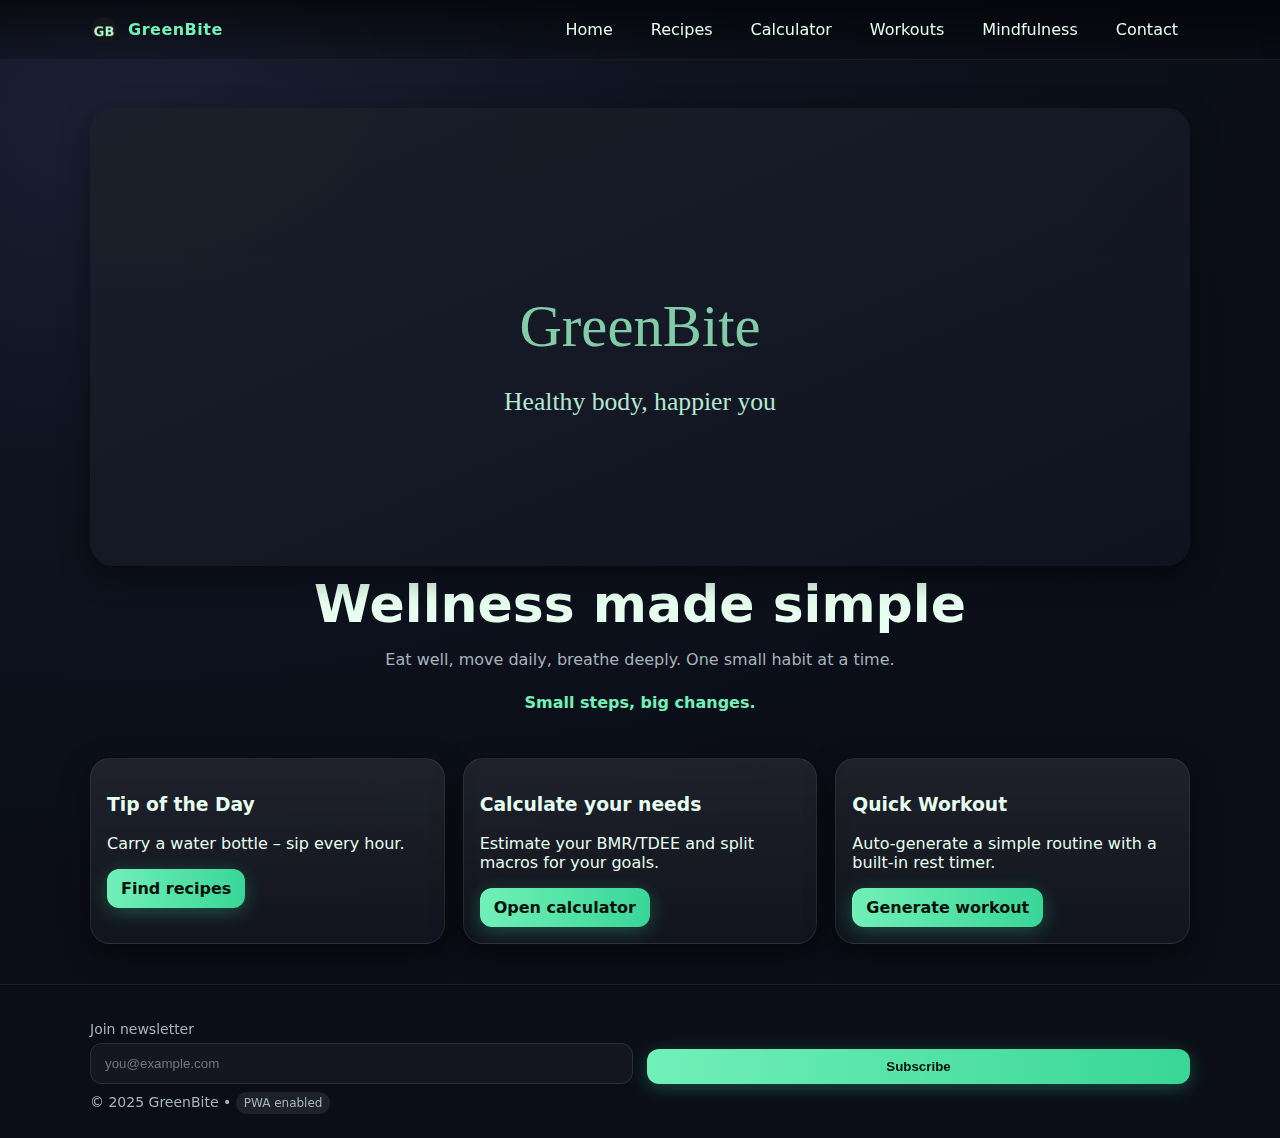
<file: index.html>
<!DOCTYPE html>
<html lang="en">
<head>
<meta charset="utf-8">
<meta name="viewport" content="width=device-width, initial-scale=1">
<title>Home • GreenBite</title>
<meta name="description" content="GreenBite — wellness through meals, movement, and mindfulness.">
<link rel="icon" type="image/png" href="assets/favicon.png">
<link rel="manifest" href="manifest.json">
<meta name="theme-color" content="#0f1320">
<link rel="stylesheet" href="css/style.css">
</head>
<body>
<nav class="nav">
  <div class="container nav-inner">
    <a class="brand" href="index.html"><img alt="logo" src="assets/favicon.png"><span>GreenBite</span></a>
    <div class="nav-links" id="navLinks">
      <a href="index.html">Home</a>
      <a href="recipes.html">Recipes</a>
      <a href="calculator.html">Calculator</a>
      <a href="workouts.html">Workouts</a>
      <a href="mindfulness.html">Mindfulness</a>
      <a href="contact.html">Contact</a>
    </div>
    <button class="hamburger" id="hamburger" aria-label="Menu">☰</button>
  </div>
</nav>
<main class="container">

<section class="hero">
  <div class="panel">
    <img src="assets/hero.svg" alt="GreenBite banner">
  </div>
  <h1>Wellness made simple</h1>
  <p>Eat well, move daily, breathe deeply. One small habit at a time.</p>
  <div class="ticker" id="quoteTicker">Loading quote…</div>
</section>

<section style="margin:28px 0">
  <div class="grid">
    <div class="card reveal">
      <h3>Tip of the Day</h3>
      <p id="dailyTip">Tip loading…</p>
      <a class="btn" href="recipes.html">Find recipes</a>
    </div>
    <div class="card reveal">
      <h3>Calculate your needs</h3>
      <p>Estimate your BMR/TDEE and split macros for your goals.</p>
      <a class="btn" href="calculator.html">Open calculator</a>
    </div>
    <div class="card reveal">
      <h3>Quick Workout</h3>
      <p>Auto-generate a simple routine with a built-in rest timer.</p>
      <a class="btn" href="workouts.html">Generate workout</a>
    </div>
  </div>
</section>

</main>
<footer class="footer">
  <div class="container">
    <form id="newsletterForm" class="form-row" style="align-items:end">
      <div>
        <label for="newsletterEmail">Join newsletter</label>
        <input id="newsletterEmail" type="email" placeholder="you@example.com" required>
      </div>
      <button class="btn" type="submit">Subscribe</button>
    </form>
    <p style="margin:10px 0 0">© 2025 GreenBite • <span class="badge">PWA enabled</span></p>
  </div>
</footer>
<script src="js/script.js"></script>
</body>
</html>
</file>
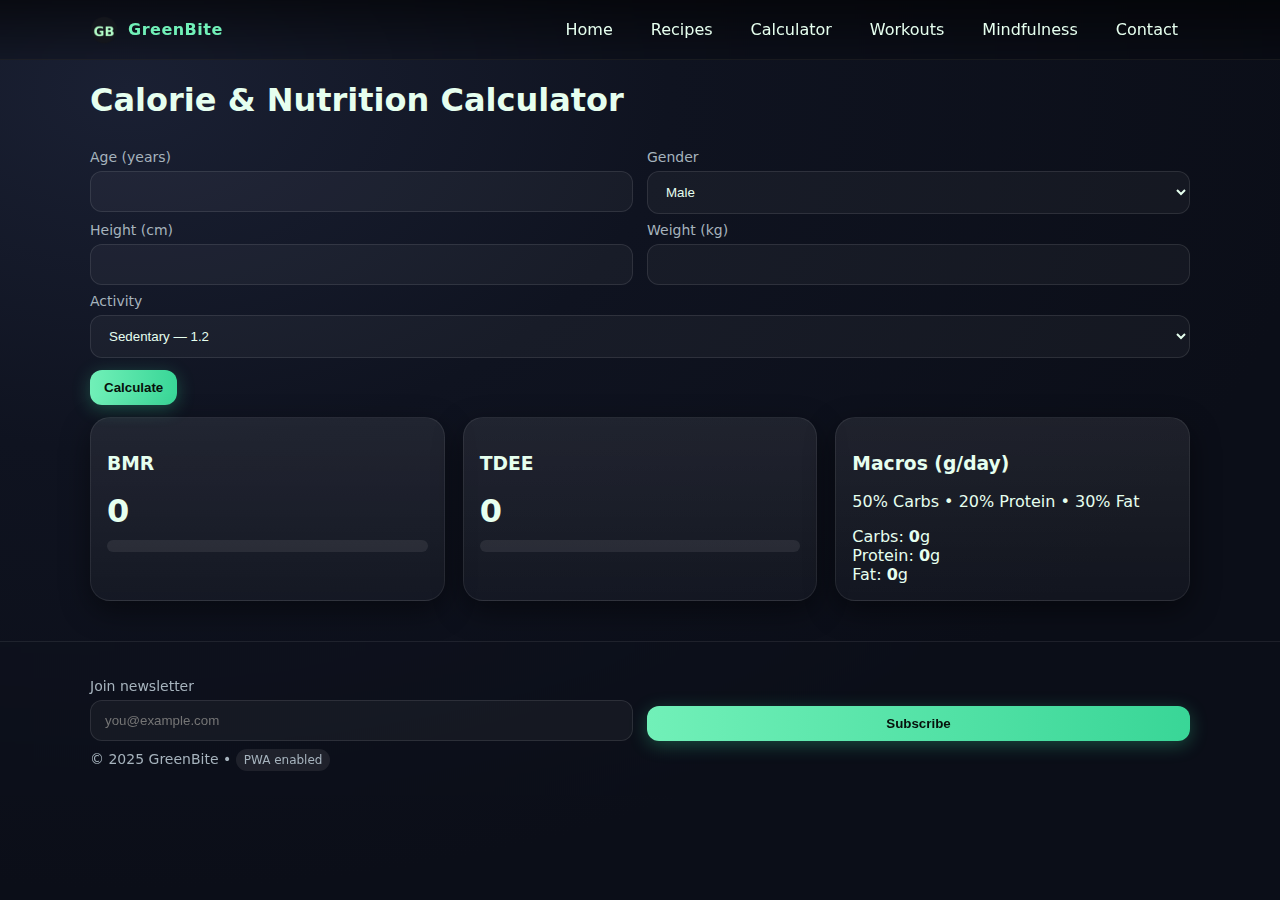
<file: calculator.html>
<!DOCTYPE html>
<html lang="en">
<head>
<meta charset="utf-8">
<meta name="viewport" content="width=device-width, initial-scale=1">
<title>Calorie & Nutrition Calculator • GreenBite</title>
<meta name="description" content="GreenBite — wellness through meals, movement, and mindfulness.">
<link rel="icon" type="image/png" href="assets/favicon.png">
<link rel="manifest" href="manifest.json">
<meta name="theme-color" content="#0f1320">
<link rel="stylesheet" href="css/style.css">
</head>
<body>
<nav class="nav">
  <div class="container nav-inner">
    <a class="brand" href="index.html"><img alt="logo" src="assets/favicon.png"><span>GreenBite</span></a>
    <div class="nav-links" id="navLinks">
      <a href="index.html">Home</a>
      <a href="recipes.html">Recipes</a>
      <a href="calculator.html">Calculator</a>
      <a href="workouts.html">Workouts</a>
      <a href="mindfulness.html">Mindfulness</a>
      <a href="contact.html">Contact</a>
    </div>
    <button class="hamburger" id="hamburger" aria-label="Menu">☰</button>
  </div>
</nav>
<main class="container">

<h1>Calorie & Nutrition Calculator</h1>
<form id="calcForm" style="margin:12px 0">
  <div class="form-row">
    <div><label>Age (years)</label><input id="age" type="number" min="10" max="120" required></div>
    <div><label>Gender</label>
      <select id="gender" required>
        <option>Male</option><option>Female</option>
      </select>
    </div>
  </div>
  <div class="form-row">
    <div><label>Height (cm)</label><input id="height" type="number" min="100" max="250" required></div>
    <div><label>Weight (kg)</label><input id="weight" type="number" min="30" max="250" required></div>
  </div>
  <div>
    <label>Activity</label>
    <select id="activity">
      <option value="1.2">Sedentary — 1.2</option>
      <option value="1.375">Lightly active — 1.375</option>
      <option value="1.55">Moderately active — 1.55</option>
      <option value="1.725">Very active — 1.725</option>
      <option value="1.9">Super active — 1.9</option>
    </select>
  </div>
  <button class="btn" type="submit" style="margin-top:12px">Calculate</button>
</form>

<div class="grid">
  <div class="card">
    <h3>BMR</h3>
    <div class="counter" id="bmrCounter">0</div>
    <div class="progress" style="margin-top:10px"><span id="bmrBar"></span></div>
  </div>
  <div class="card">
    <h3>TDEE</h3>
    <div class="counter" id="tdeeCounter">0</div>
    <div class="progress" style="margin-top:10px"><span id="tdeeBar"></span></div>
  </div>
  <div class="card">
    <h3>Macros (g/day)</h3>
    <p>50% Carbs • 20% Protein • 30% Fat</p>
    <div>Carbs: <strong id="carbG">0</strong>g</div>
    <div>Protein: <strong id="proteinG">0</strong>g</div>
    <div>Fat: <strong id="fatG">0</strong>g</div>
  </div>
</div>
<script src="js/calculator.js"></script>

</main>
<footer class="footer">
  <div class="container">
    <form id="newsletterForm" class="form-row" style="align-items:end">
      <div>
        <label for="newsletterEmail">Join newsletter</label>
        <input id="newsletterEmail" type="email" placeholder="you@example.com" required>
      </div>
      <button class="btn" type="submit">Subscribe</button>
    </form>
    <p style="margin:10px 0 0">© 2025 GreenBite • <span class="badge">PWA enabled</span></p>
  </div>
</footer>
<script src="js/script.js"></script>
</body>
</html>
</file>
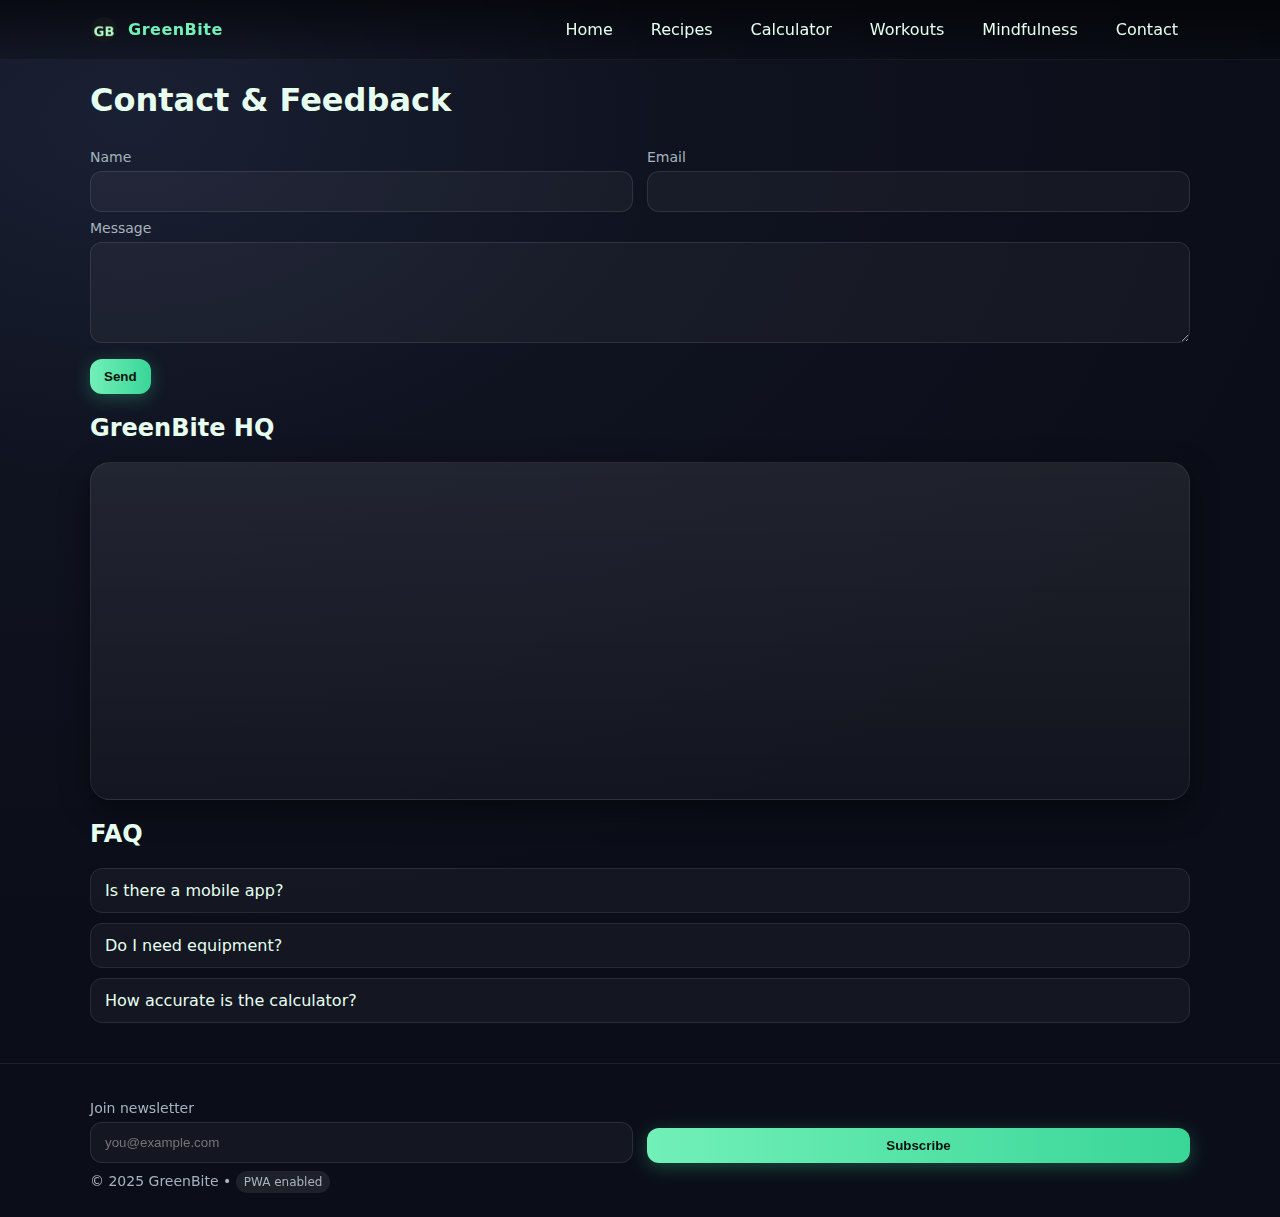
<file: contact.html>
<!DOCTYPE html>
<html lang="en">
<head>
<meta charset="utf-8">
<meta name="viewport" content="width=device-width, initial-scale=1">
<title>Contact & Feedback • GreenBite</title>
<meta name="description" content="GreenBite — wellness through meals, movement, and mindfulness.">
<link rel="icon" type="image/png" href="assets/favicon.png">
<link rel="manifest" href="manifest.json">
<meta name="theme-color" content="#0f1320">
<link rel="stylesheet" href="css/style.css">
</head>
<body>
<nav class="nav">
  <div class="container nav-inner">
    <a class="brand" href="index.html"><img alt="logo" src="assets/favicon.png"><span>GreenBite</span></a>
    <div class="nav-links" id="navLinks">
      <a href="index.html">Home</a>
      <a href="recipes.html">Recipes</a>
      <a href="calculator.html">Calculator</a>
      <a href="workouts.html">Workouts</a>
      <a href="mindfulness.html">Mindfulness</a>
      <a href="contact.html">Contact</a>
    </div>
    <button class="hamburger" id="hamburger" aria-label="Menu">☰</button>
  </div>
</nav>
<main class="container">

<h1>Contact & Feedback</h1>
<form id="contactForm">
  <div class="form-row">
    <div><label>Name</label><input id="cName" required></div>
    <div><label>Email</label><input id="cEmail" type="email" required></div>
  </div>
  <div><label>Message</label><textarea id="cMessage" rows="5" required></textarea></div>
  <button class="btn" type="submit" style="margin-top:12px">Send</button>
  <p id="contactStatus" class="notice" style="display:none;margin-top:10px"></p>
</form>

<h2 style="margin-top:20px">GreenBite HQ</h2>
<div class="card">
  <iframe title="Map" style="width:100%;height:300px;border:0;border-radius:12px"
    loading="lazy"
    referrerpolicy="no-referrer-when-downgrade"
    src="https://maps.google.com/maps?q=London&t=&z=12&ie=UTF8&iwloc=&output=embed"></iframe>
</div>

<h2 style="margin-top:20px">FAQ</h2>
<div id="faq"></div>

<script src="js/contact.js"></script>

</main>
<footer class="footer">
  <div class="container">
    <form id="newsletterForm" class="form-row" style="align-items:end">
      <div>
        <label for="newsletterEmail">Join newsletter</label>
        <input id="newsletterEmail" type="email" placeholder="you@example.com" required>
      </div>
      <button class="btn" type="submit">Subscribe</button>
    </form>
    <p style="margin:10px 0 0">© 2025 GreenBite • <span class="badge">PWA enabled</span></p>
  </div>
</footer>
<script src="js/script.js"></script>
</body>
</html>
</file>
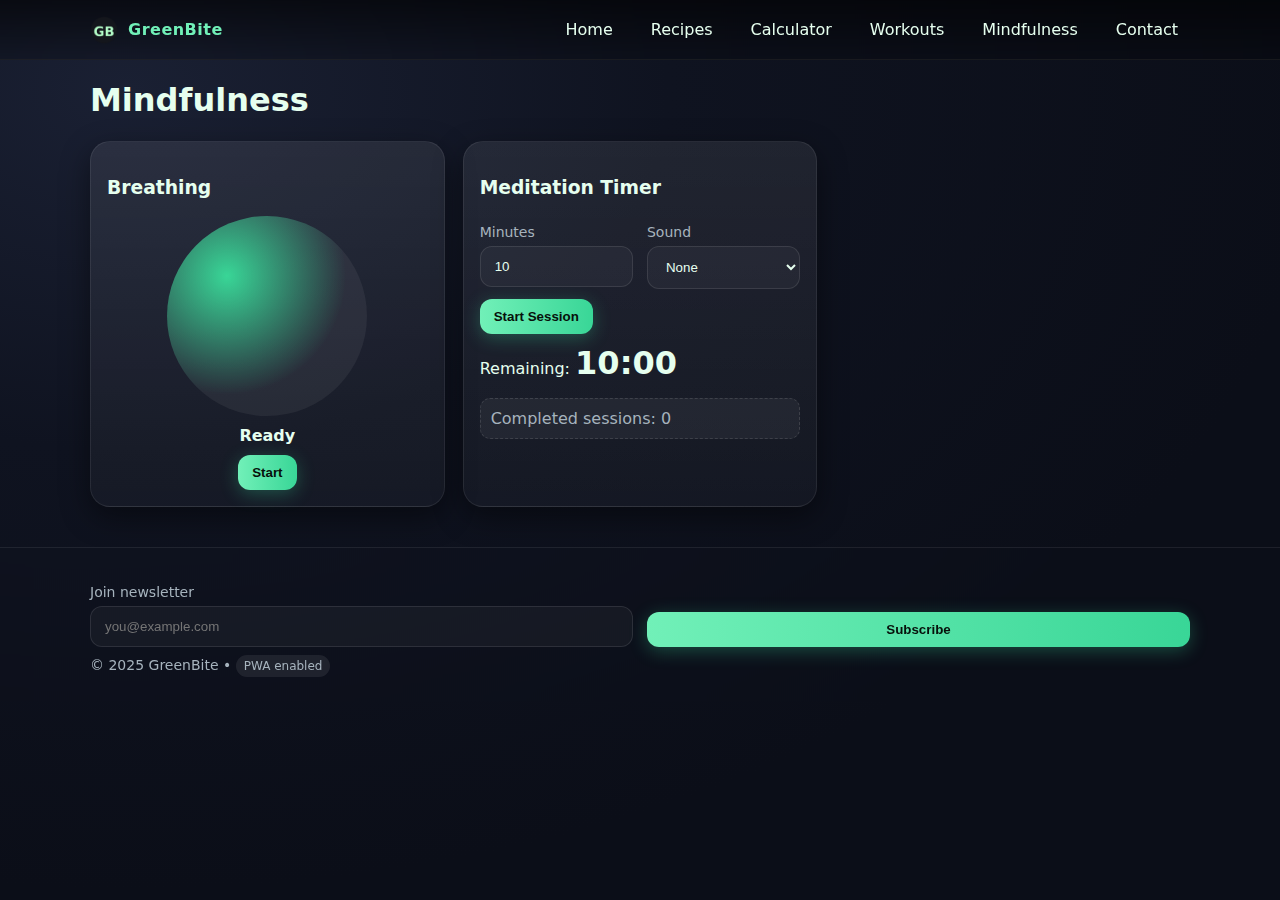
<file: mindfulness.html>
<!DOCTYPE html>
<html lang="en">
<head>
<meta charset="utf-8">
<meta name="viewport" content="width=device-width, initial-scale=1">
<title>Mindfulness • GreenBite</title>
<meta name="description" content="GreenBite — wellness through meals, movement, and mindfulness.">
<link rel="icon" type="image/png" href="assets/favicon.png">
<link rel="manifest" href="manifest.json">
<meta name="theme-color" content="#0f1320">
<link rel="stylesheet" href="css/style.css">
</head>
<body>
<nav class="nav">
  <div class="container nav-inner">
    <a class="brand" href="index.html"><img alt="logo" src="assets/favicon.png"><span>GreenBite</span></a>
    <div class="nav-links" id="navLinks">
      <a href="index.html">Home</a>
      <a href="recipes.html">Recipes</a>
      <a href="calculator.html">Calculator</a>
      <a href="workouts.html">Workouts</a>
      <a href="mindfulness.html">Mindfulness</a>
      <a href="contact.html">Contact</a>
    </div>
    <button class="hamburger" id="hamburger" aria-label="Menu">☰</button>
  </div>
</nav>
<main class="container">

<h1>Mindfulness</h1>
<div class="grid">
  <div class="card">
    <h3>Breathing</h3>
    <div id="breathCircle" style="width:200px;height:200px;border-radius:50%;margin:10px auto;background:radial-gradient(circle at 30% 30%, var(--accent-2), transparent 60%), rgba(255,255,255,.06); filter: blur(0);"></div>
    <div id="breathCue" style="text-align:center;font-weight:700">Ready</div>
    <button class="btn" id="startBreath" style="display:block;margin:10px auto 0">Start</button>
  </div>

  <div class="card">
    <h3>Meditation Timer</h3>
    <div class="form-row">
      <div><label>Minutes</label><input id="medMinutes" type="number" value="10" min="1"></div>
      <div><label>Sound</label>
        <select id="ambientSound">
          <option value="none">None</option>
          <option value="chimes">Chimes</option>
          <option value="rain">Rain</option>
        </select>
      </div>
    </div>
    <button class="btn" id="startMeditation" style="margin-top:10px">Start Session</button>
    <div style="margin-top:10px">Remaining: <span id="medReadout" class="counter">10:00</span></div>
    <p id="sessionCount" class="notice">Completed sessions: 0</p>
  </div>
</div>
<script src="js/mindfulness.js"></script>

</main>
<footer class="footer">
  <div class="container">
    <form id="newsletterForm" class="form-row" style="align-items:end">
      <div>
        <label for="newsletterEmail">Join newsletter</label>
        <input id="newsletterEmail" type="email" placeholder="you@example.com" required>
      </div>
      <button class="btn" type="submit">Subscribe</button>
    </form>
    <p style="margin:10px 0 0">© 2025 GreenBite • <span class="badge">PWA enabled</span></p>
  </div>
</footer>
<script src="js/script.js"></script>
</body>
</html>
</file>
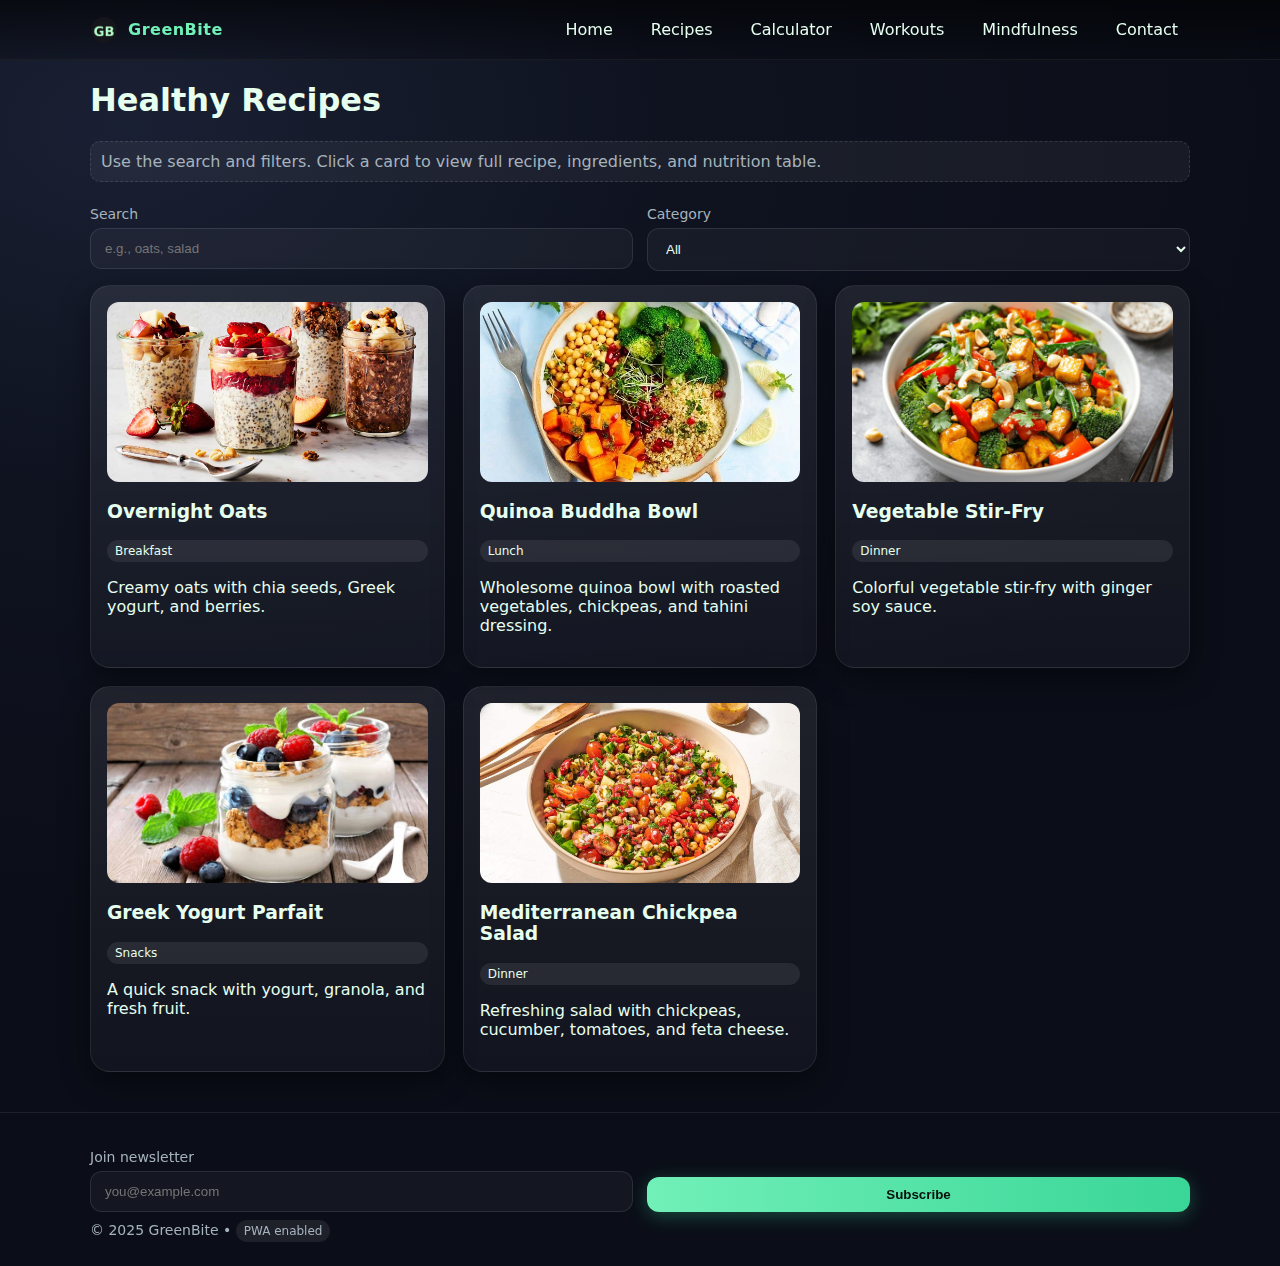
<file: recipes.html>
<!DOCTYPE html>
<html lang="en">
<head>
<meta charset="utf-8">
<meta name="viewport" content="width=device-width, initial-scale=1">
<title>Healthy Recipes • GreenBite</title>
<meta name="description" content="GreenBite — wellness through meals, movement, and mindfulness.">
<link rel="icon" type="image/png" href="assets/favicon.png">
<link rel="manifest" href="manifest.json">
<meta name="theme-color" content="#0f1320">
<link rel="stylesheet" href="css/style.css">
</head>
<body>
<nav class="nav">
  <div class="container nav-inner">
    <a class="brand" href="index.html"><img alt="logo" src="assets/favicon.png"><span>GreenBite</span></a>
    <div class="nav-links" id="navLinks">
      <a href="index.html">Home</a>
      <a href="recipes.html">Recipes</a>
      <a href="calculator.html">Calculator</a>
      <a href="workouts.html">Workouts</a>
      <a href="mindfulness.html">Mindfulness</a>
      <a href="contact.html">Contact</a>
    </div>
    <button class="hamburger" id="hamburger" aria-label="Menu">☰</button>
  </div>
</nav>
<main class="container">

<h1>Healthy Recipes</h1>
<p class="notice">Use the search and filters. Click a card to view full recipe, ingredients, and nutrition table.</p>

<div class="form-row" style="margin:14px 0">
  <div><label for="recipeSearch">Search</label><input id="recipeSearch" placeholder="e.g., oats, salad"></div>
  <div>
    <label for="recipeCategory">Category</label>
    <select id="recipeCategory">
      <option value="all">All</option>
      <option>Breakfast</option>
      <option>Lunch</option>
      <option>Dinner</option>
      <option>Snacks</option>
    </select>
  </div>
</div>

<div id="recipeGrid" class="grid" aria-live="polite"></div>

<div class="modal-backdrop" id="recipeModalBackdrop" aria-hidden="true">
  <div class="modal" role="dialog" aria-modal="true" aria-labelledby="recipeTitle">
    <button class="btn ghost" id="closeRecipeModal" style="float:right">Close</button>
    <h2 id="recipeTitle">Recipe</h2>
    <img id="recipeImg" alt="" style="border-radius:12px; margin:8px 0">
    <p id="recipeDesc"></p>
    <h3>Ingredients</h3>
    <ul id="recipeIngredients"></ul>
    <h3>Steps</h3>
    <ol id="recipeSteps"></ol>
    <h3>Nutrition</h3>
    <table class="table" id="recipeNutrition"></table>
  </div>
</div>
<script src="js/recipes.js?v=2" defer></script>

</main>
<footer class="footer">
  <div class="container">
    <form id="newsletterForm" class="form-row" style="align-items:end">
      <div>
        <label for="newsletterEmail">Join newsletter</label>
        <input id="newsletterEmail" type="email" placeholder="you@example.com" required>
      </div>
      <button class="btn" type="submit">Subscribe</button>
    </form>
    <p style="margin:10px 0 0">© 2025 GreenBite • <span class="badge">PWA enabled</span></p>
  </div>
</footer>
<script src="js/script.js" defer></script>
</body>
</html>
</file>
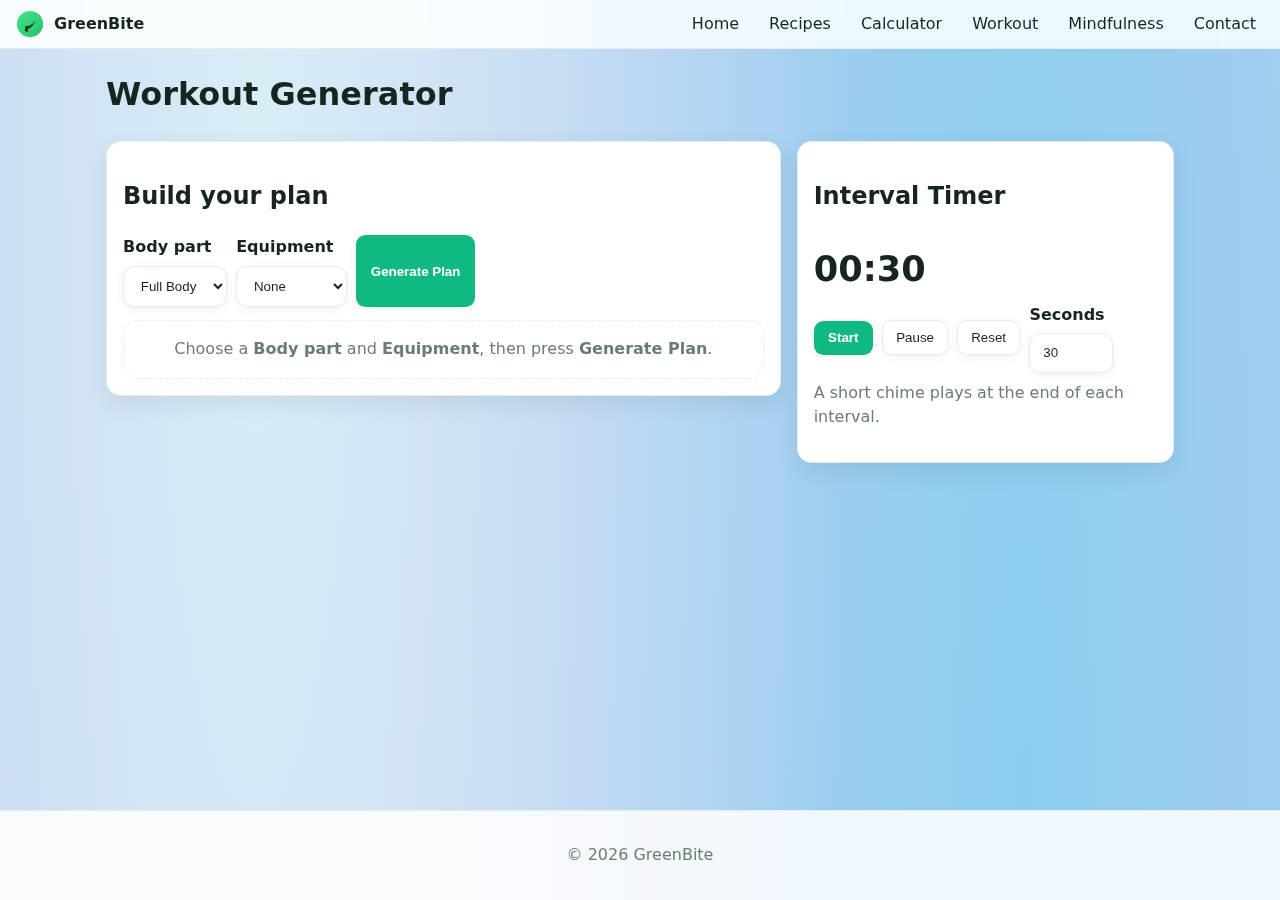
<file: workout.html>
<!doctype html>
<html lang="en">
<head>
  <meta charset="utf-8" />
  <meta name="viewport" content="width=device-width, initial-scale=1" />
  <title>GreenBite · Workout</title>
  <link rel="stylesheet" href="assets/css/style.css" />
  <link rel="manifest" href="manifest.webmanifest">
  <meta name="theme-color" content="#48e38b">
</head>
<body>
  <a class="skip-link" href="#main">Skip to main content</a>
  <header class="site-header">
  <nav class="nav" aria-label="Primary">
    <a class="brand" href="index.html">
      <img src="assets/img/logo.svg" alt="" />
      <span>GreenBite</span>
    </a>
    <button class="hamburger" aria-expanded="false" aria-controls="nav-menu" aria-label="Toggle menu">☰</button>
    <ul id="nav-menu" class="menu">
      <li><a href="index.html">Home</a></li>
      <li><a href="recipes.html">Recipes</a></li>
      <li><a href="calculator.html">Calculator</a></li>
      <li><a href="workout.html">Workout</a></li>
      <li><a href="mindfulness.html">Mindfulness</a></li>
      <li><a href="contact.html">Contact</a></li>
    </ul>
  </nav>
</header>
  <main id="main" class="container">
    <h1>Workout Generator</h1>

    <section class="workout-wrap mt-1">
      <div class="workout-main card">
        <h2>Build your plan</h2>
        <form id="workout-form" class="controls" novalidate>
          <label>Body part
            <select id="body"><option>Full Body</option><option>Arms</option><option>Legs</option><option>Core</option></select>
          </label>
          <label>Equipment
            <select id="equip"><option>None</option><option>Dumbbells</option><option>Band</option></select>
          </label>
          <button class="btn" type="submit">Generate Plan</button>
        </form>
        <div id="plan" class="mt-1" aria-live="polite"></div>
      </div>

      <aside class="workout-side card">
        <h2>Interval Timer</h2>
        <div id="countdown" class="countdown">00:30</div>
        <div class="timer-controls">
          <button id="start" class="btn" type="button">Start</button>
          <button id="pause" type="button">Pause</button>
          <button id="reset" type="button">Reset</button>
          <label>Seconds <input type="number" id="seconds" value="30" min="5" max="180" /></label>
        </div>
        <p class="note mt-05">A short chime plays at the end of each interval.</p>
      </aside>
    </section>
  </main>
  <footer class="site-footer"><p>© <span id="year"></span> GreenBite</p></footer>
  <audio id="chime" src="assets/audio/chime.mp3" preload="auto"></audio>
  <script src="assets/js/utils.js"></script>
  <script src="assets/js/workout.js"></script>
</body>
</html>
</file>
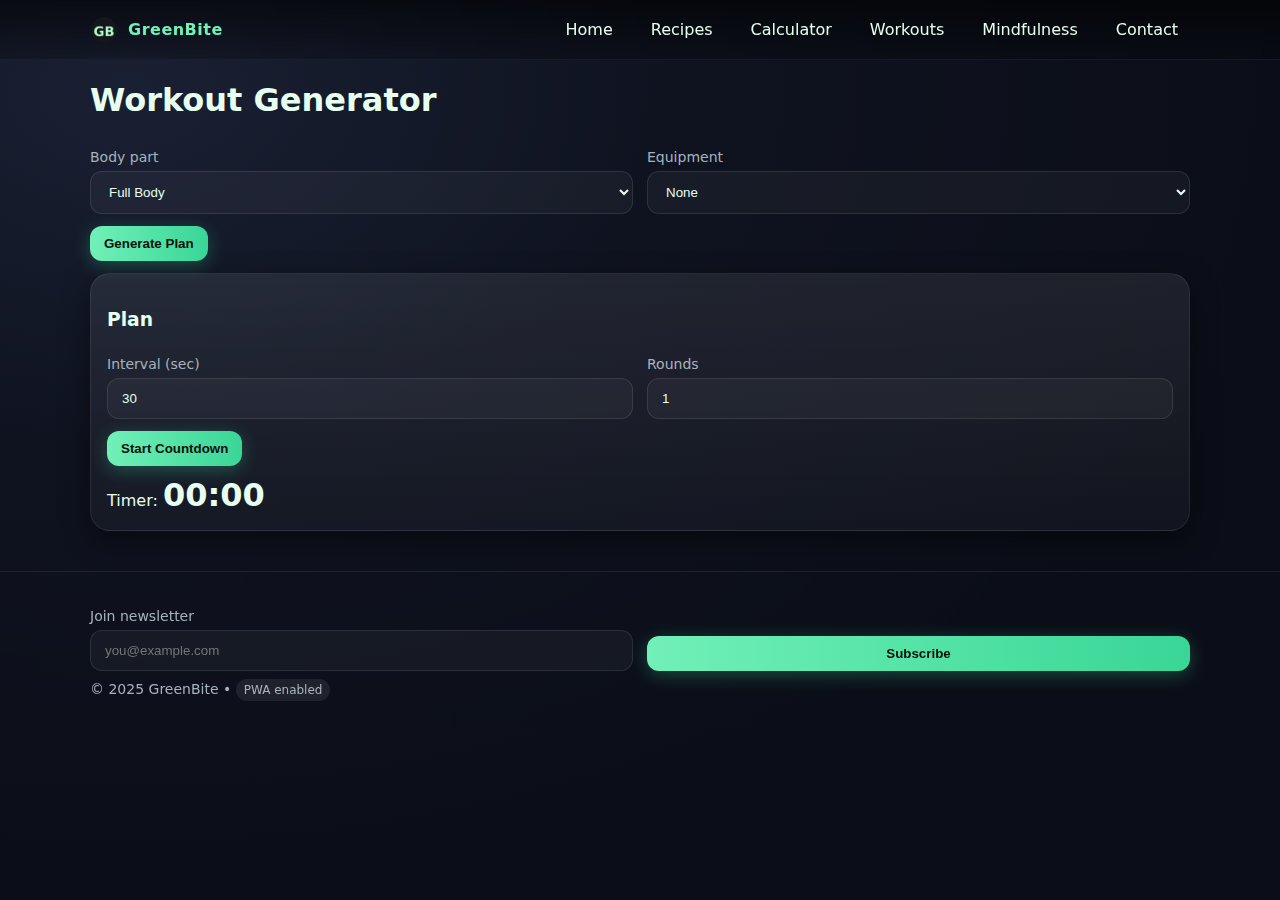
<file: workouts.html>
<!DOCTYPE html>
<html lang="en">
<head>
<meta charset="utf-8">
<meta name="viewport" content="width=device-width, initial-scale=1">
<title>Workout Generator • GreenBite</title>
<meta name="description" content="GreenBite — wellness through meals, movement, and mindfulness.">
<link rel="icon" type="image/png" href="assets/favicon.png">
<link rel="manifest" href="manifest.json">
<meta name="theme-color" content="#0f1320">
<link rel="stylesheet" href="css/style.css">
</head>
<body>
<nav class="nav">
  <div class="container nav-inner">
    <a class="brand" href="index.html"><img alt="logo" src="assets/favicon.png"><span>GreenBite</span></a>
    <div class="nav-links" id="navLinks">
      <a href="index.html">Home</a>
      <a href="recipes.html">Recipes</a>
      <a href="calculator.html">Calculator</a>
      <a href="workouts.html">Workouts</a>
      <a href="mindfulness.html">Mindfulness</a>
      <a href="contact.html">Contact</a>
    </div>
    <button class="hamburger" id="hamburger" aria-label="Menu">☰</button>
  </div>
</nav>
<main class="container">

<h1>Workout Generator</h1>
<div class="form-row">
  <div><label>Body part</label>
    <select id="bodyPart">
      <option>Full Body</option>
      <option>Upper</option>
      <option>Lower</option>
      <option>Core</option>
    </select>
  </div>
  <div><label>Equipment</label>
    <select id="equipment">
      <option>None</option>
      <option>Dumbbells</option>
      <option>Band</option>
    </select>
  </div>
</div>
<button class="btn" id="generateBtn" style="margin:12px 0">Generate Plan</button>

<div class="card">
  <h3>Plan</h3>
  <ol id="workoutList"></ol>
  <div class="form-row">
    <div><label>Interval (sec)</label><input id="intervalSec" type="number" value="30" min="5"></div>
    <div><label>Rounds</label><input id="rounds" type="number" value="1" min="1"></div>
  </div>
  <button class="btn" id="startTimer" style="margin-top:12px">Start Countdown</button>
  <div style="margin-top:10px">Timer: <span class="counter" id="timerReadout">00:00</span></div>
</div>
<script src="js/workouts.js"></script>

</main>
<footer class="footer">
  <div class="container">
    <form id="newsletterForm" class="form-row" style="align-items:end">
      <div>
        <label for="newsletterEmail">Join newsletter</label>
        <input id="newsletterEmail" type="email" placeholder="you@example.com" required>
      </div>
      <button class="btn" type="submit">Subscribe</button>
    </form>
    <p style="margin:10px 0 0">© 2025 GreenBite • <span class="badge">PWA enabled</span></p>
  </div>
</footer>
<script src="js/script.js"></script>
</body>
</html>
</file>
<file: css/style.css>
:root{
  --bg: #0f1320;
  --bg-2:#131826;
  --glass: rgba(255,255,255,0.06);
  --glass-2: rgba(255,255,255,0.08);
  --text: #e6ffeF;
  --muted:#a6b3bd;
  --accent:#71f0b8;
  --accent-2:#39d697;
  --danger:#ff6b6b;
  --warn:#ffcc66;
  --ok:#5ee27d;
  --shadow: 0 10px 30px rgba(0,0,0,.45);
  --blur: blur(12px);
}

*{box-sizing:border-box}
html{scroll-behavior:smooth}
body{
  margin:0;
  font-family: system-ui, -apple-system, Segoe UI, Roboto, Ubuntu, Cantarell, 'Helvetica Neue', Arial, 'Noto Sans', 'Apple Color Emoji','Segoe UI Emoji';
  color: var(--text);
  background: radial-gradient(1200px 800px at 10% 10%, #1a2033 0%, var(--bg) 45%, #0b0e18 100%);
  min-height:100vh;
}
a{color:var(--accent); text-decoration:none}
img{max-width:100%; display:block}

.container{width: min(1100px, 92%); margin: 0 auto;}

.nav{
  position: sticky; top: 0; z-index: 50;
  backdrop-filter: var(--blur);
  background: linear-gradient(180deg, rgba(0,0,0,.6), rgba(0,0,0,.2));
  border-bottom: 1px solid rgba(255,255,255,.08);
}
.nav-inner{
  display:flex; align-items:center; justify-content:space-between; gap:14px;
  padding: 12px 0;
}
.brand{display:flex; align-items:center; gap:10px; font-weight:700; letter-spacing:.5px}
.brand img{width:28px; height:28px; border-radius:8px}
.nav-links{display:flex; gap:14px; align-items:center}
.nav-links a{
  padding:8px 12px; border-radius:12px;
  background: transparent; color: var(--text);
  transition:.2s transform, .2s background;
}
.nav-links a:hover{ background: var(--glass); transform: translateY(-1px)}

.hamburger{display:none; background:transparent; border:0; color:var(--text); font-size:26px}

.hero{
  display:grid; grid-template-columns: 1fr; place-items:center; text-align:center;
  padding: 48px 0 18px;
}
.hero .panel{
  width:100%; border-radius:24px; overflow:hidden; position:relative;
  background: var(--glass);
  box-shadow: var(--shadow);
}
.hero img{width:100%; height:auto; opacity:.9}
.hero h1{margin:.5rem 0 0; font-size: clamp(28px, 4.2vw, 52px)}
.hero p{color:var(--muted)}
.hero .ticker{margin-top:8px; font-weight:600; color: var(--accent)}

.grid{
  display:grid; grid-template-columns: repeat(3, 1fr); gap:18px;
}
.card{
  background: linear-gradient(180deg, var(--glass-2), rgba(255,255,255,0.03));
  border: 1px solid rgba(255,255,255,0.08);
  border-radius:20px; padding:16px;
  box-shadow: var(--shadow);
  transition:.2s transform, .2s box-shadow, .2s border-color;
}
.card:hover{ transform: translateY(-2px); border-color: rgba(255,255,255,.15)}

.btn{
  display:inline-block; padding:10px 14px; border-radius:12px;
  background: linear-gradient(90deg, var(--accent), var(--accent-2));
  color:#07110b; font-weight:700; border:0; cursor:pointer;
  box-shadow: 0 4px 18px rgba(57,214,151,.3);
}
.btn.ghost{ background: transparent; color: var(--text); border:1px solid rgba(255,255,255,.12)}

.footer{
  margin-top:40px; padding: 28px 0; font-size:14px; color: var(--muted);
  border-top:1px solid rgba(255,255,255,.08); backdrop-filter: var(--blur);
}

input, select, textarea{
  width:100%; padding:12px 14px; background: rgba(255,255,255,.04);
  border:1px solid rgba(255,255,255,.1); border-radius:12px; color: var(--text);
}
label{display:block; font-size:14px; color: var(--muted); margin:8px 0 6px}

.form-row{display:grid; grid-template-columns: repeat(2,1fr); gap:14px}

.table{
  width:100%; border-collapse: collapse; margin-top:12px;
}
.table th, .table td{
  padding:10px; border:1px solid rgba(255,255,255,.12); text-align:left
}
.badge{font-size:12px; padding:4px 8px; border-radius:999px; background: rgba(255,255,255,.08)}

.modal-backdrop{
  position:fixed; inset:0; display:none; place-items:center; background: rgba(0,0,0,.55);
}
.modal{background: #121826; border:1px solid rgba(255,255,255,.1); border-radius:16px; padding:18px; width:min(800px, 94%)}
.modal-backdrop.show{display:grid; animation: fade .15s ease-out}
@keyframes fade{from{opacity:0} to{opacity:1}}

.progress{
  height:12px; background: rgba(255,255,255,.08); border-radius:999px; overflow:hidden
}
.progress > span{display:block; height:100%; background: linear-gradient(90deg, var(--accent), var(--accent-2)); width:0}

.counter{font-size:32px; font-weight:800}

.accordion-item{border:1px solid rgba(255,255,255,.12); border-radius:12px; margin:10px 0; overflow:hidden}
.accordion-header{padding:12px 14px; background: rgba(255,255,255,.04); cursor:pointer}
.accordion-content{padding:12px 14px; display:none}
.accordion-item.open .accordion-content{display:block}

.notice{padding:10px; border-radius:10px; background: rgba(255, 255, 255, .05); border:1px dashed rgba(255,255,255,.12); color: var(--muted)}

.reveal{opacity:0; transform: translateY(10px); transition:.3s}
.reveal.visible{opacity:1; transform: none}

@media (max-width: 900px){
  .grid{grid-template-columns: 1fr 1fr}
}
@media (max-width: 640px){
  .nav-links{display:none}
  .hamburger{display:block}
  .grid{grid-template-columns: 1fr}
  .form-row{grid-template-columns:1fr}
}


/* Recipe grid image sizing + modal scroll improvements */
.card img{width:100%; height:180px; object-fit:cover}
.modal{max-height:70vh; overflow: auto;}
</file>
<file: assets/css/style.css>
/* THEME VARIABLES */
:root{
  /* PREVIOUS BG TRIALS (KEPT) */
  /* --bg:#f6faf8; */
  /* --bg:#a9e2cf; */
  /* --bg:rgb(92, 176, 182); */
  /* --bg:rgb(159, 238, 245); */

  /* FINAL LAYERED BACKGROUND */
  --bg: radial-gradient(1000px 7000px at 20% 10%, #d9edf7, transparent 60%),
        radial-gradient(1000px 8000px at 80% 90%, #8aceee, transparent 60%),
        #beccf0;

  --surface:#ffffff;
  --text:#16261f;
  --muted:#6a7d73;
  --brand:#10b981;        
  --border:#e3eee8;
  --radius:.9rem;

  --shadow-sm: 0 2px 8px rgba(16,24,40,.06);
  --shadow-md: 0 8px 24px rgba(16,24,40,.08);
}

/* BASE / RESET */
*{ box-sizing:border-box }
html,body{ height:100% }
body{
  margin:0;
  font-family: system-ui, -apple-system, Segoe UI, Roboto, Arial, sans-serif;
  background: var(--bg); 
  color: var(--text);
  line-height:1.55;

  /* LAYOUT FOR STICKY FOOTER */
  display:flex;
  flex-direction:column;

  /* RENDERING TWEAKS */
  -webkit-font-smoothing:antialiased;
  text-rendering:optimizeLegibility;
}
img{ max-width:100%; display:block }

/* UTILITIES */
.container{ width:100%; max-width:1100px; margin:0 auto; padding:0 16px 24px;}
.mt-05{ margin-top:.5rem } .mt-1{ margin-top:.8rem } .mt-2{ margin-top:1.2rem }
.hidden{ display:none !important }
.center{ text-align:center }
.link{ color:var(--brand); text-decoration:none }
.link:hover{ text-decoration:underline }

/* ACCESSIBILITY: SKIP LINK */
.skip-link{ position:absolute; left:-9999px }
.skip-link:focus{ left:16px; top:10px; background:#000; color:#fff; padding:8px 10px; border-radius:6px; z-index:999 }

/* HEADER + NAV (DESKTOP) */
.site-header{
  position:sticky; top:0; z-index:10;
  background:rgba(255,255,255,.85);
  -webkit-backdrop-filter:saturate(180%) blur(8px);
  backdrop-filter:saturate(180%) blur(8px);
  border-bottom:1px solid var(--border);
}
.nav{ display:flex; align-items:center; justify-content:space-between; gap:12px; padding:10px 16px }
.brand{ display:flex; align-items:center; gap:10px; color:var(--text); text-decoration:none; font-weight:800 }
.brand img{ width:28px; height:28px }
.menu{ list-style:none; display:flex; gap:14px; margin:0; padding:0 }
.menu a{ color:var(--text); text-decoration:none; padding:6px 8px; border-radius:8px }
.menu a:hover{ background:rgba(16,185,129,.08) }
.menu a[aria-current="page"]{ color:#065f46; font-weight:800; background:rgba(16,185,129,.14) }

/* HAMBURGER (HIDDEN BY DEFAULT) */
.hamburger{ display:none; background:#fff; border:1px solid var(--border); color:var(--text); padding:6px 8px; border-radius:.6rem; box-shadow:var(--shadow-sm) }

/* RESPONSIVE NAV (MOBILE ≤ 760PX) */
@media (max-width:760px){
  .hamburger{ display:inline-flex; align-items:center; justify-content:center }
  .menu{ display:none }
  .menu.open{ display:flex; flex-direction:column; gap:8px; background:#fff; padding:8px 0; border-top:1px solid var(--border) }
}

/* FOOTER */
.site-footer{ margin-top:auto; padding:16px; text-align:center; color:var(--muted); border-top:1px solid var(--border); background:rgba(255,255,255,.85); }

/* CARD */
.card{
  background:var(--surface);
  border:1px solid var(--border);
  border-radius:var(--radius);
  padding:16px;
  box-shadow:var(--shadow-md);
}

/* FORMS */
label{ display:grid; gap:.35rem; font-weight:600 }
input, select, textarea{
  padding:.7rem .8rem;
  background:#fff; color:var(--text);
  border:1px solid var(--border); border-radius:.7rem;
  box-shadow:var(--shadow-sm);
}
input::placeholder, textarea::placeholder{ color:#8aa097 }
button{
  background:#fff; color:var(--text);
  border:1px solid var(--border); border-radius:.6rem;
  padding:.55rem .8rem; cursor:pointer; box-shadow:var(--shadow-sm);
}
button:hover{ filter:brightness(1.02); transform:translateY(-1px) }

/* BUTTON: PRIMARY SHORTCUT */
.btn{
  background:var(--brand); color:#ffffff; border:0;
  padding:.6rem .9rem; border-radius:.6rem; font-weight:800; text-decoration:none; display:inline-block; text-align:center; box-shadow:var(--shadow-sm);
}
.btn:hover{ filter:brightness(0.98) }

/* HOME: HERO + ART + FEATURE CARDS */
.hero{ display:flex; gap:16px; flex-wrap:wrap; margin-top:1rem; align-items:stretch; min-height:60vh }
.brand-card{ flex:1 1 520px; display:flex; gap:14px; align-items:center }
.brand-logo{
  width:110px; height:110px; border-radius:14px; display:flex; align-items:center; justify-content:center;
  background: radial-gradient(circle at 30% 30%, rgba(16,185,129,.25), rgba(255,255,255,1));
  border:1px solid var(--border);
  box-shadow:var(--shadow-md);
}
.brand-copy{ flex:1 1 auto }
.brand-copy h1{ margin:.2rem 0 .4rem; font-size:2rem }

.hero-art{
  flex: 200px; height: 280px; border-radius:var(--radius);
  border:1px solid var(--border);
  background: radial-gradient(60% 80% at 20% 30%, rgba(110, 245, 211, 0.212), #ffffff);
  margin-bottom: 150px; box-shadow:var(--shadow-md);backdrop-filter: blur(100px);
}
.logo-art{ width:100%; height:100%; object-fit:contain; padding:20px; opacity:.50;}

/* HOME: FEATURE CARDS ROW */
.cards{ display:flex; flex-wrap:wrap; gap:20px; margin-top:-9rem }
.cards .card{ flex:1 1 350px; text-align: justify; }

/* RECIPES: CONTROLS + GRID + MODAL */
.controls{ display:flex; flex-wrap:wrap; gap:.6rem; margin-top:.6rem }
#recipe-grid{ display:flex; flex-wrap:wrap; gap:16px; margin-top:.8rem }
.recipe-card{
  flex:0 1 calc(33.333% - 16px);
  display:flex; flex-direction:column; overflow:hidden; cursor:pointer;
  background:var(--surface); border:1px solid var(--border);
  border-radius:var(--radius); box-shadow:var(--shadow-md);
  transition: transform .12s ease, box-shadow .12s ease;
}
.recipe-card:hover{ transform: translateY(-2px); box-shadow:0 12px 32px rgba(16,24,40,.10) }

/* RECIPES: RESPONSIVE GRID (900PX → 2 COLS, 540PX → 1 COL) */
@media (max-width:900px){ .recipe-card{ flex-basis: calc(50% - 16px) } }
@media (max-width:540px){ .recipe-card{ flex-basis: 100% } }

.recipe-card img{ width:100%; height:180px; object-fit:cover; background:#f3f7f5 }
.recipe-body{ padding:12px; display:flex; flex-direction:column; gap:.35rem }
.recipe-body p{ margin:0; color:var(--muted) }
.pill{ display:inline-block; align-self:flex-start; margin-top:.3rem; border:1px solid var(--border); background:#f7fbf9; padding:.2rem .55rem; border-radius:100vmax; font-weight:700; font-size:.85rem; color:#065f46 }
.empty{ width:100%; text-align:center; border:1px dashed var(--border); border-radius:var(--radius); padding:1rem; color:var(--muted); background:#fff }

/* MODAL (RECIPE DETAILS) */
.modal{ position:fixed; inset:0; background:rgba(0,0,0,.35); display:flex; align-items:center; justify-content:center; padding:16px }
.modal[hidden]{ display:none }
.modal-card{
  position:relative; width:min(900px, 100%); max-height:90vh; overflow:auto;
  background:var(--surface); border:1px solid var(--border); border-radius:var(--radius); padding:16px; box-shadow:0 20px 60px rgba(16,24,40,.16)
}
.modal-close{ position:absolute; right:12px; top:6px; font-size:28px; background:none; border:0; color:var(--text) }
.nutrition{ width:100%; border-collapse:collapse; margin-top:.4rem; background:#fff }
.nutrition th, .nutrition td{ border:1px solid var(--border); padding:.5rem; text-align:left }

/* CALCULATOR: LAYOUT + RESULTS + BARS */
.layout-2col{ display:flex; gap:16px; flex-wrap:wrap; align-items:flex-start }
.layout-2col .col{ flex:1 1 320px }
.form-grid{ display:flex; flex-wrap:wrap; gap:12px; margin-top:.6rem }
.form-grid > label{ flex:1 1 220px }
.results{ margin-top:1rem }
.numbers{ display:flex; flex-wrap:wrap; gap:12px }
.num{ flex:1 1 220px; text-align:center; padding:1rem; background:var(--surface); border:1px solid var(--border); border-radius:.9rem; box-shadow:var(--shadow-sm) }
.num span{ display:block; font-size:2rem; font-weight:800 }
.num small{ color:var(--muted) }
.bars{ display:flex; flex-direction:column; gap:.6rem; margin-top:1rem }

/* CALCULATOR: MACRO BAR (WIDTH VIA JS) */
.bar{ position:relative; padding:.35rem .8rem; border:1px solid var(--border); border-radius:100vmax; overflow:hidden; background:#f2f6f4 }
.bar > span{ display:block; height:12px; background:var(--brand); width:0; transition: width .5s ease }
.bar b{ margin-left:.4rem } .bar em{ float:right }

/* WORKOUT: LAYOUT + CARDS + TIMER */
.workout-wrap{ display:flex; gap:16px; flex-wrap:wrap; align-items:flex-start }
.workout-main{ flex:2 1 520px } .workout-side{ flex:1 1 300px }
.workouts{ display:flex; flex-wrap:wrap; gap:12px; margin-top:8px }
.workout-card{
  flex:0 1 calc(33.333% - 12px); background:var(--surface); border:1px solid var(--border);
  border-radius:var(--radius); padding:1rem; box-shadow:var(--shadow-md)
}

/* WORKOUT: RESPONSIVE GRID (900PX → 2 COLS, 540PX → 1 COL) */
@media (max-width:900px){ .workout-card{ flex-basis: calc(50% - 12px) } }
@media (max-width:540px){ .workout-card{ flex-basis: 100% } }

.countdown{ font-weight:800; font-size:2.2rem; padding:.4rem 0 }
.timer-controls{ display:flex; gap:.6rem; align-items:center; flex-wrap:wrap }

/* MINDFULNESS: BREATHING UI */
.breath-ui, .focus-ui{ display:flex; gap:1rem; align-items:center; flex-wrap:wrap }
.circle{
  width:160px; height:160px; border-radius:50%;
  background: radial-gradient(circle at 30% 30%, rgba(16,185,129,.55), #e9f6f1);
  box-shadow: 0 20px 50px rgba(16,185,129,.18);
}
/* MINDFULNESS: ANIMATION */
@keyframes breathe{ 0%{transform:scale(1)} 50%{transform:scale(1.18)} 100%{transform:scale(1)} }
.circle.breathing{ animation:breathe 4s ease-in-out infinite }
.note{ color:var(--muted) }

/* CONTACT: LAYOUT + FORM GRID + MAP */
.contact-wrap{ display:flex; gap:16px; align-items:flex-start; flex-wrap:wrap }
.contact-main{ flex:2 1 600px; min-width:280px }
.contact-side{ flex:1 1 320px; min-width:260px; display:flex; flex-direction:column; gap:12px }
.contact-grid{ display:flex; flex-wrap:wrap; gap:12px; margin-top:.6rem }
.contact-grid label{ flex:1 1 260px }
.span-2{ flex-basis:100% }
.map-embed{ width:100%; min-height:300px; border:0; border-radius:.9rem; box-shadow:var(--shadow-sm) }

/* FOCUS RING (ACCESSIBILITY) */
a:focus, button:focus, input:focus, select:focus, textarea:focus{
  outline:2px solid rgba(16,185,129,.5); outline-offset:2px
}

/* QUICK LINKS (HOME HERO) */
.quick-links{ display:flex; flex-wrap:wrap; gap:10px; margin-top:.6rem }
.quick-links a{
  display:inline-block; padding:.5rem .7rem;
  background:#f7fbf9; border:1px solid var(--border); border-radius:.6rem;
  color:var(--text); text-decoration:none; box-shadow:var(--shadow-sm)
}
.quick-links a:hover{ background:#eef8f3 }
</file>
